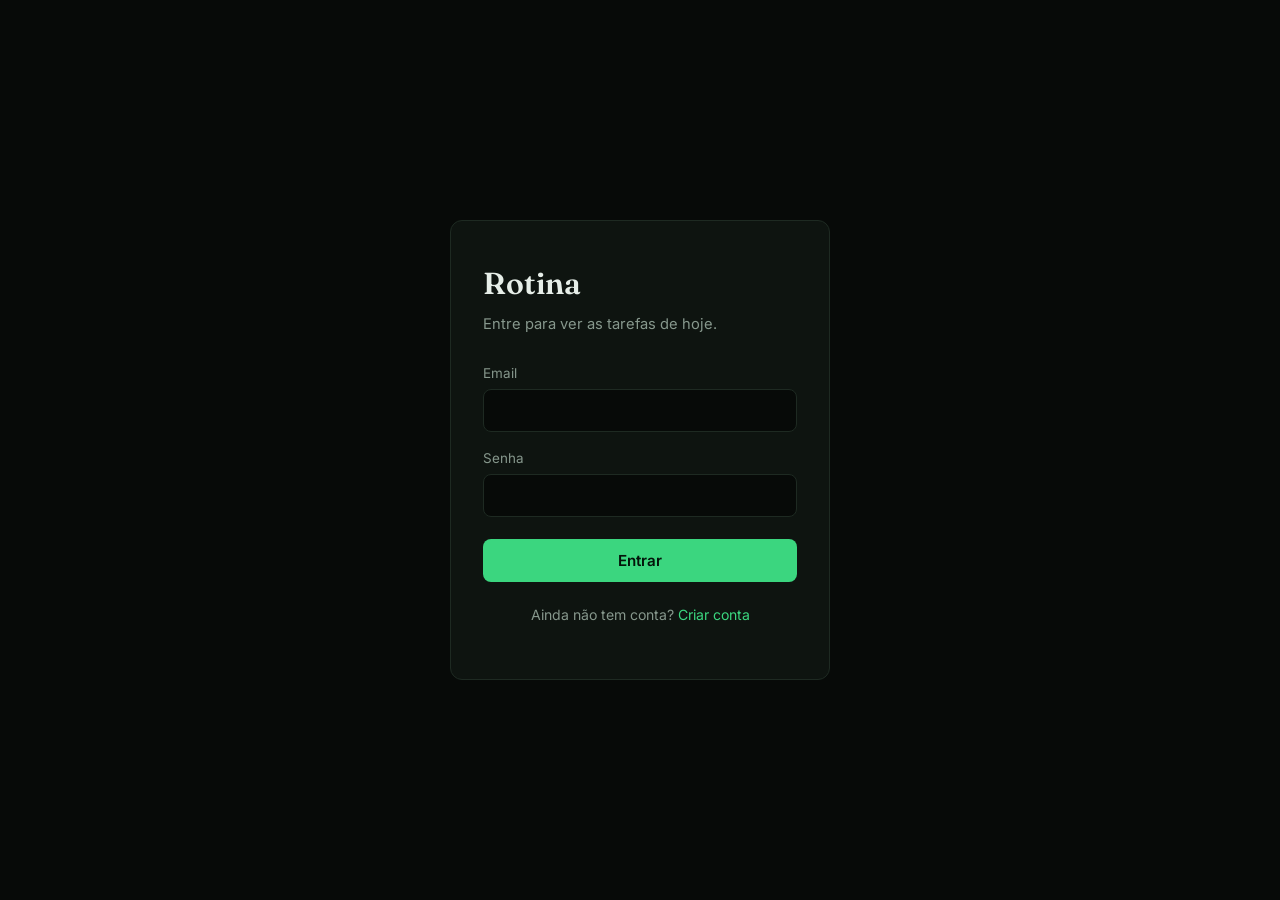
<file: index.html>
<!DOCTYPE html>
<html lang="pt-BR">
<head>
  <meta charset="UTF-8">
  <meta name="viewport" content="width=device-width, initial-scale=1.0">
  <title>Rotina</title>
  <link rel="stylesheet" href="css/style.css">
</head>
<body>
  <header class="topo">
    <div>
      <h1>Rotina</h1>
      <p id="dataHoje"></p>
    </div>
    <button class="sair" id="btnSair" type="button">Sair</button>
  </header>

  <main>
    <p class="mensagem-erro" id="erro" role="alert"></p>

    <section class="progresso" id="progresso" aria-label="Progresso do dia">
      <div class="progresso-cabecalho">
        <div>
          <h2 class="progresso-titulo">Progresso de hoje</h2>
          <p class="progresso-detalhe" id="textoProgresso">Adicione uma tarefa para começar.</p>
        </div>
        <span class="progresso-percentual" id="percentual">0%</span>
      </div>
      <div class="barra" id="barra" role="progressbar" aria-valuemin="0" aria-valuemax="100" aria-valuenow="0">
        <div class="barra-preenchimento" id="preenchimento"></div>
      </div>
    </section>

    <form class="form-nova" id="formNova">
      <input type="text" id="titulo" placeholder="O que você quer fazer hoje?" maxlength="255" required>
      <input type="text" id="descricao" class="descricao" placeholder="Detalhes (opcional)" maxlength="255">
      <button type="submit">Adicionar</button>
    </form>

    <section aria-label="Tarefas de hoje">
      <div class="lista" id="listaHoje"></div>
    </section>

    <section class="secao-vencidas" id="secaoVencidas" aria-label="Tarefas vencidas" hidden>
      <h2 class="secao-titulo">Vencidas: recriar para hoje ou ignorar</h2>
      <div class="lista" id="listaVencidas"></div>
    </section>

    <p class="aviso-reset">
      Todo dia às 3h as tarefas concluídas são removidas e as pendentes viram vencidas.
    </p>
  </main>

  <script src="js/api.js"></script>
  <script src="js/auth.js"></script>
  <script src="js/ui.js"></script>
  <script src="js/main.js"></script>
</body>
</html>
</file>
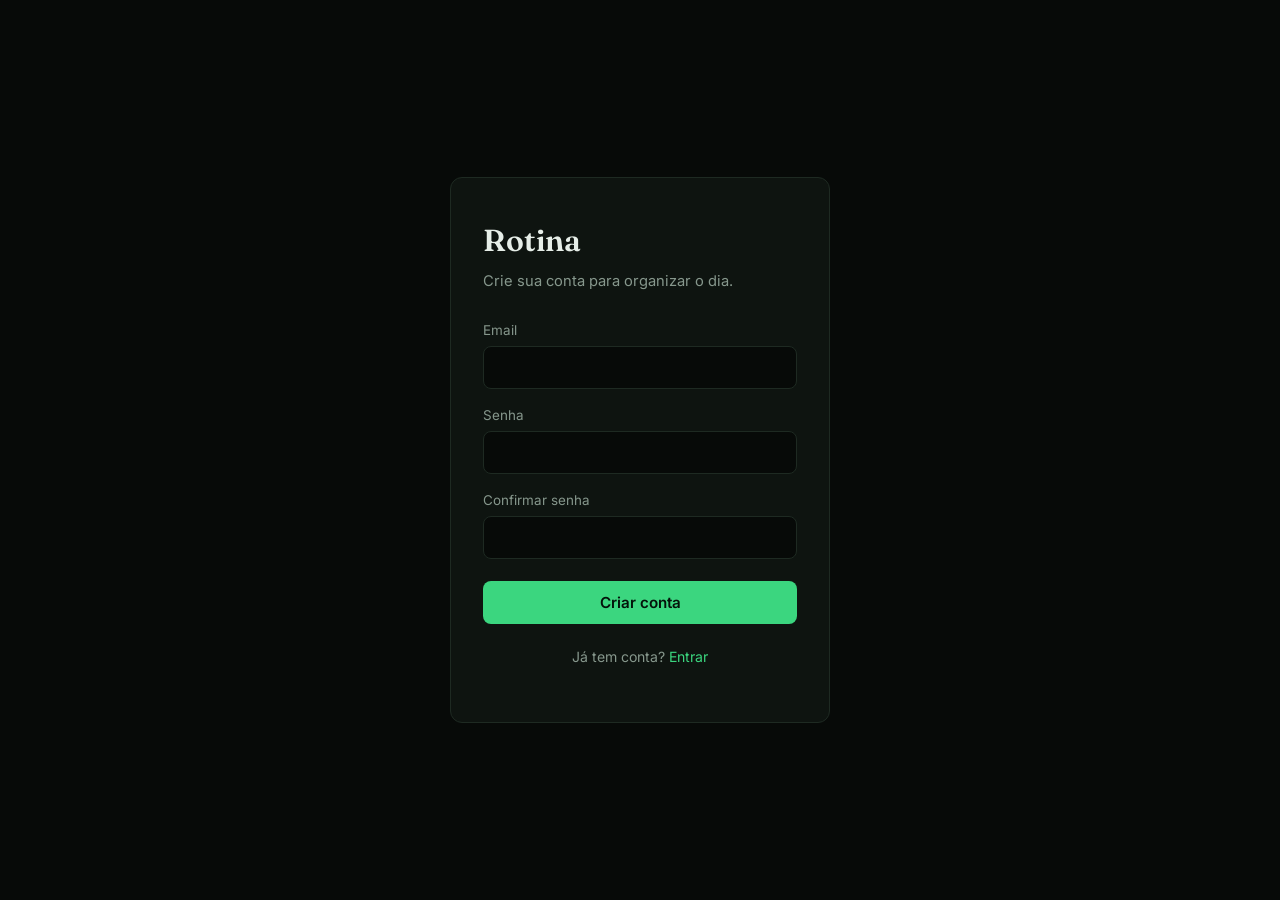
<file: cadastro.html>
<!DOCTYPE html>
<html lang="pt-BR">
<head>
  <meta charset="UTF-8">
  <meta name="viewport" content="width=device-width, initial-scale=1.0">
  <title>Criar conta | Rotina</title>
  <link rel="stylesheet" href="css/style.css">
</head>
<body>
  <div class="pagina-auth">
    <div class="cartao-auth">
      <h1 class="marca">Rotina</h1>
      <p class="subtitulo">Crie sua conta para organizar o dia.</p>

      <p class="mensagem-erro" id="erro" role="alert"></p>

      <form id="formCadastro">
        <div class="campo">
          <label for="email">Email</label>
          <input type="email" id="email" name="email" autocomplete="email" required>
        </div>
        <div class="campo">
          <label for="senha">Senha</label>
          <input type="password" id="senha" name="senha" autocomplete="new-password" minlength="6" required>
        </div>
        <div class="campo">
          <label for="confirmar">Confirmar senha</label>
          <input type="password" id="confirmar" name="confirmar" autocomplete="new-password" minlength="6" required>
        </div>
        <button class="botao" type="submit">Criar conta</button>
      </form>

      <p class="troca-auth">Já tem conta? <a href="login.html">Entrar</a></p>
    </div>
  </div>

  <script src="js/api.js"></script>
  <script src="js/auth.js"></script>
</body>
</html>
</file>
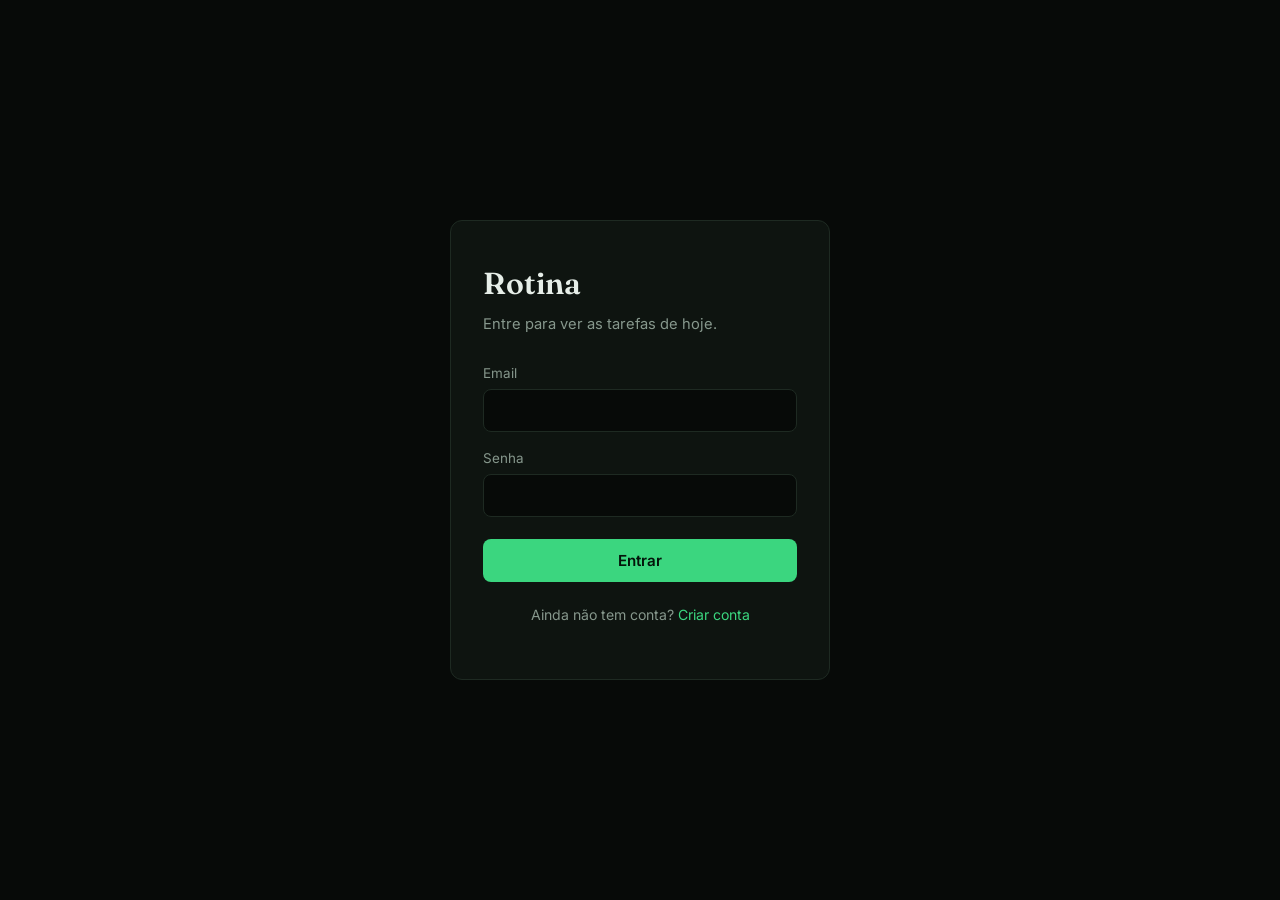
<file: login.html>
<!DOCTYPE html>
<html lang="pt-BR">
<head>
  <meta charset="UTF-8">
  <meta name="viewport" content="width=device-width, initial-scale=1.0">
  <title>Entrar | Rotina</title>
  <link rel="stylesheet" href="css/style.css">
</head>
<body>
  <div class="pagina-auth">
    <div class="cartao-auth">
      <h1 class="marca">Rotina</h1>
      <p class="subtitulo">Entre para ver as tarefas de hoje.</p>

      <p class="mensagem-erro" id="erro" role="alert"></p>

      <form id="formLogin">
        <div class="campo">
          <label for="email">Email</label>
          <input type="email" id="email" name="email" autocomplete="email" required>
        </div>
        <div class="campo">
          <label for="senha">Senha</label>
          <input type="password" id="senha" name="senha" autocomplete="current-password" required>
        </div>
        <button class="botao" type="submit">Entrar</button>
      </form>

      <p class="troca-auth">Ainda não tem conta? <a href="cadastro.html">Criar conta</a></p>
    </div>
  </div>

  <script src="js/api.js"></script>
  <script src="js/auth.js"></script>
</body>
</html>
</file>
<file: css/style.css>
@import url('https://fonts.googleapis.com/css2?family=Fraunces:opsz,wght@9..144,500;9..144,600&family=Inter:wght@400;500;600&display=swap');

:root {
  --preto: #070a08;
  --painel: #0e1410;
  --painel-alto: #131b16;
  --borda: #1e2a22;
  --borda-forte: #34473b;
  --verde: #3bd67f;
  --verde-escuro: #17803f;
  --verde-suave: rgba(59, 214, 127, 0.12);
  --texto: #e6eee8;
  --texto-fraco: #86978c;
  --vencida: #d65f5f;
  --vencida-suave: rgba(214, 95, 95, 0.12);
  --raio: 12px;
}

* {
  box-sizing: border-box;
}

body {
  margin: 0;
  min-height: 100vh;
  background: var(--preto);
  color: var(--texto);
  font-family: 'Inter', system-ui, sans-serif;
  line-height: 1.5;
}

button,
input {
  font-family: inherit;
}

:focus-visible {
  outline: 2px solid var(--verde);
  outline-offset: 2px;
}

/* ---------- Login e cadastro ---------- */

.pagina-auth {
  display: flex;
  min-height: 100vh;
  align-items: center;
  justify-content: center;
  padding: 24px;
}

.cartao-auth {
  width: 100%;
  max-width: 380px;
  background: var(--painel);
  border: 1px solid var(--borda);
  border-radius: var(--raio);
  padding: 40px 32px;
}

.marca {
  font-family: 'Fraunces', serif;
  font-size: 1.9rem;
  font-weight: 600;
  margin: 0 0 6px;
}

.subtitulo {
  color: var(--texto-fraco);
  font-size: 0.92rem;
  margin: 0 0 28px;
}

.campo {
  margin-bottom: 16px;
}

.campo label {
  display: block;
  font-size: 0.84rem;
  color: var(--texto-fraco);
  margin-bottom: 6px;
}

.campo input {
  width: 100%;
  padding: 11px 12px;
  background: var(--preto);
  border: 1px solid var(--borda);
  border-radius: 8px;
  color: var(--texto);
  font-size: 0.95rem;
}

.campo input:focus {
  border-color: var(--verde);
  outline: none;
}

.botao {
  width: 100%;
  padding: 12px;
  border: none;
  border-radius: 8px;
  background: var(--verde);
  color: #04130a;
  font-size: 0.95rem;
  font-weight: 600;
  cursor: pointer;
  margin-top: 6px;
}

.botao:hover {
  background: #52e093;
}

.botao:disabled {
  opacity: 0.6;
  cursor: wait;
}

.troca-auth {
  margin-top: 22px;
  text-align: center;
  font-size: 0.88rem;
  color: var(--texto-fraco);
}

.troca-auth a {
  color: var(--verde);
  text-decoration: none;
}

.troca-auth a:hover {
  text-decoration: underline;
}

.mensagem-erro {
  display: none;
  background: var(--vencida-suave);
  border: 1px solid var(--vencida);
  color: #f2b3b3;
  padding: 10px 12px;
  border-radius: 8px;
  font-size: 0.86rem;
  margin: 0 0 16px;
}

.mensagem-erro.visivel {
  display: block;
}

/* ---------- Tela principal ---------- */

.topo {
  display: flex;
  align-items: center;
  justify-content: space-between;
  gap: 16px;
  max-width: 720px;
  margin: 0 auto;
  padding: 28px 24px 0;
}

.topo h1 {
  font-family: 'Fraunces', serif;
  font-size: 1.7rem;
  font-weight: 600;
  margin: 0;
}

.topo p {
  color: var(--texto-fraco);
  font-size: 0.85rem;
  margin: 2px 0 0;
  text-transform: capitalize;
}

.sair {
  background: transparent;
  border: 1px solid var(--borda-forte);
  color: var(--texto-fraco);
  padding: 8px 16px;
  border-radius: 8px;
  font-size: 0.85rem;
  cursor: pointer;
}

.sair:hover {
  color: var(--texto);
  border-color: var(--texto-fraco);
}

main {
  max-width: 720px;
  margin: 0 auto;
  padding: 24px 24px 60px;
}

/* Barra de progresso */

.progresso {
  background: var(--painel);
  border: 1px solid var(--borda);
  border-radius: var(--raio);
  padding: 20px 22px 22px;
  margin-bottom: 24px;
}

.progresso-cabecalho {
  display: flex;
  align-items: baseline;
  justify-content: space-between;
  margin-bottom: 14px;
}

.progresso-titulo {
  margin: 0;
  font-size: 0.95rem;
  font-weight: 500;
}

.progresso-detalhe {
  margin: 2px 0 0;
  font-size: 0.82rem;
  color: var(--texto-fraco);
}

.progresso-percentual {
  font-family: 'Fraunces', serif;
  font-size: 2.2rem;
  font-weight: 600;
  line-height: 1;
  color: var(--verde);
}

.barra {
  height: 14px;
  background: var(--preto);
  border: 1px solid var(--borda);
  border-radius: 999px;
  overflow: hidden;
}

.barra-preenchimento {
  height: 100%;
  width: 0;
  background: linear-gradient(90deg, var(--verde-escuro), var(--verde));
  border-radius: 999px;
  transition: width 0.6s ease;
}

.progresso.completo {
  border-color: var(--verde-escuro);
}

.progresso.completo .barra-preenchimento {
  box-shadow: 0 0 14px rgba(59, 214, 127, 0.55);
}

/* Formulário de nova tarefa */

.form-nova {
  display: grid;
  grid-template-columns: 1fr auto;
  gap: 10px;
  margin-bottom: 30px;
}

.form-nova input {
  padding: 12px 14px;
  background: var(--painel);
  border: 1px solid var(--borda);
  border-radius: 8px;
  color: var(--texto);
  font-size: 0.92rem;
}

.form-nova input:focus {
  border-color: var(--verde);
  outline: none;
}

.form-nova .descricao {
  grid-column: 1;
}

.form-nova button {
  grid-column: 2;
  grid-row: 1 / span 2;
  padding: 0 24px;
  background: var(--verde);
  color: #04130a;
  border: none;
  border-radius: 8px;
  font-weight: 600;
  cursor: pointer;
}

.form-nova button:hover {
  background: #52e093;
}

/* Listas */

.secao-titulo {
  font-size: 0.88rem;
  font-weight: 600;
  color: var(--texto-fraco);
  margin: 0 0 12px;
}

.secao-vencidas {
  margin-top: 34px;
}

.lista {
  display: flex;
  flex-direction: column;
  gap: 10px;
}

.tarefa {
  display: flex;
  align-items: flex-start;
  gap: 14px;
  padding: 16px;
  background: var(--painel);
  border: 1px solid var(--borda);
  border-radius: var(--raio);
}

.tarefa.vencida {
  border-left: 3px solid var(--vencida);
}

.marcar {
  flex-shrink: 0;
  width: 26px;
  height: 26px;
  margin-top: 1px;
  border-radius: 50%;
  border: 2px solid var(--borda-forte);
  background: transparent;
  color: transparent;
  font-size: 0.85rem;
  font-weight: 700;
  line-height: 1;
  cursor: pointer;
  display: flex;
  align-items: center;
  justify-content: center;
}

.marcar:hover {
  border-color: var(--verde);
}

.tarefa.concluida .marcar {
  background: var(--verde);
  border-color: var(--verde);
  color: #04130a;
}

.tarefa-conteudo {
  flex: 1;
  min-width: 0;
}

.tarefa-titulo {
  margin: 0;
  font-size: 0.98rem;
  font-weight: 500;
  overflow-wrap: anywhere;
}

.tarefa.concluida .tarefa-titulo {
  color: var(--texto-fraco);
  text-decoration: line-through;
}

.tarefa-descricao {
  margin: 4px 0 0;
  font-size: 0.86rem;
  color: var(--texto-fraco);
  overflow-wrap: anywhere;
}

.tarefa-data {
  display: block;
  margin-top: 8px;
  font-size: 0.76rem;
  color: var(--borda-forte);
}

.selo-vencida {
  display: inline-block;
  margin-bottom: 6px;
  padding: 2px 9px;
  border-radius: 999px;
  background: var(--vencida-suave);
  color: var(--vencida);
  font-size: 0.74rem;
  font-weight: 500;
}

.tarefa-acoes {
  display: flex;
  gap: 8px;
  flex-shrink: 0;
}

.tarefa-acoes button {
  background: transparent;
  border: 1px solid var(--borda-forte);
  color: var(--texto-fraco);
  border-radius: 7px;
  padding: 6px 11px;
  font-size: 0.78rem;
  cursor: pointer;
}

.tarefa-acoes button:hover {
  color: var(--texto);
  border-color: var(--texto-fraco);
}

.tarefa-acoes button.recriar:hover {
  color: var(--verde);
  border-color: var(--verde);
}

.tarefa-acoes button.excluir:hover {
  color: var(--vencida);
  border-color: var(--vencida);
}

.vazio {
  text-align: center;
  color: var(--texto-fraco);
  padding: 40px 0;
  font-size: 0.9rem;
}

.aviso-reset {
  margin-top: 40px;
  text-align: center;
  font-size: 0.78rem;
  color: var(--texto-fraco);
}

[hidden] {
  display: none !important;
}

@media (max-width: 520px) {
  .form-nova {
    grid-template-columns: 1fr;
  }

  .form-nova button {
    grid-column: 1;
    grid-row: auto;
    padding: 12px;
  }

  .tarefa {
    flex-wrap: wrap;
  }

  .tarefa-acoes {
    width: 100%;
    justify-content: flex-end;
  }
}

@media (prefers-reduced-motion: reduce) {
  .barra-preenchimento {
    transition: none;
  }
}
</file>
